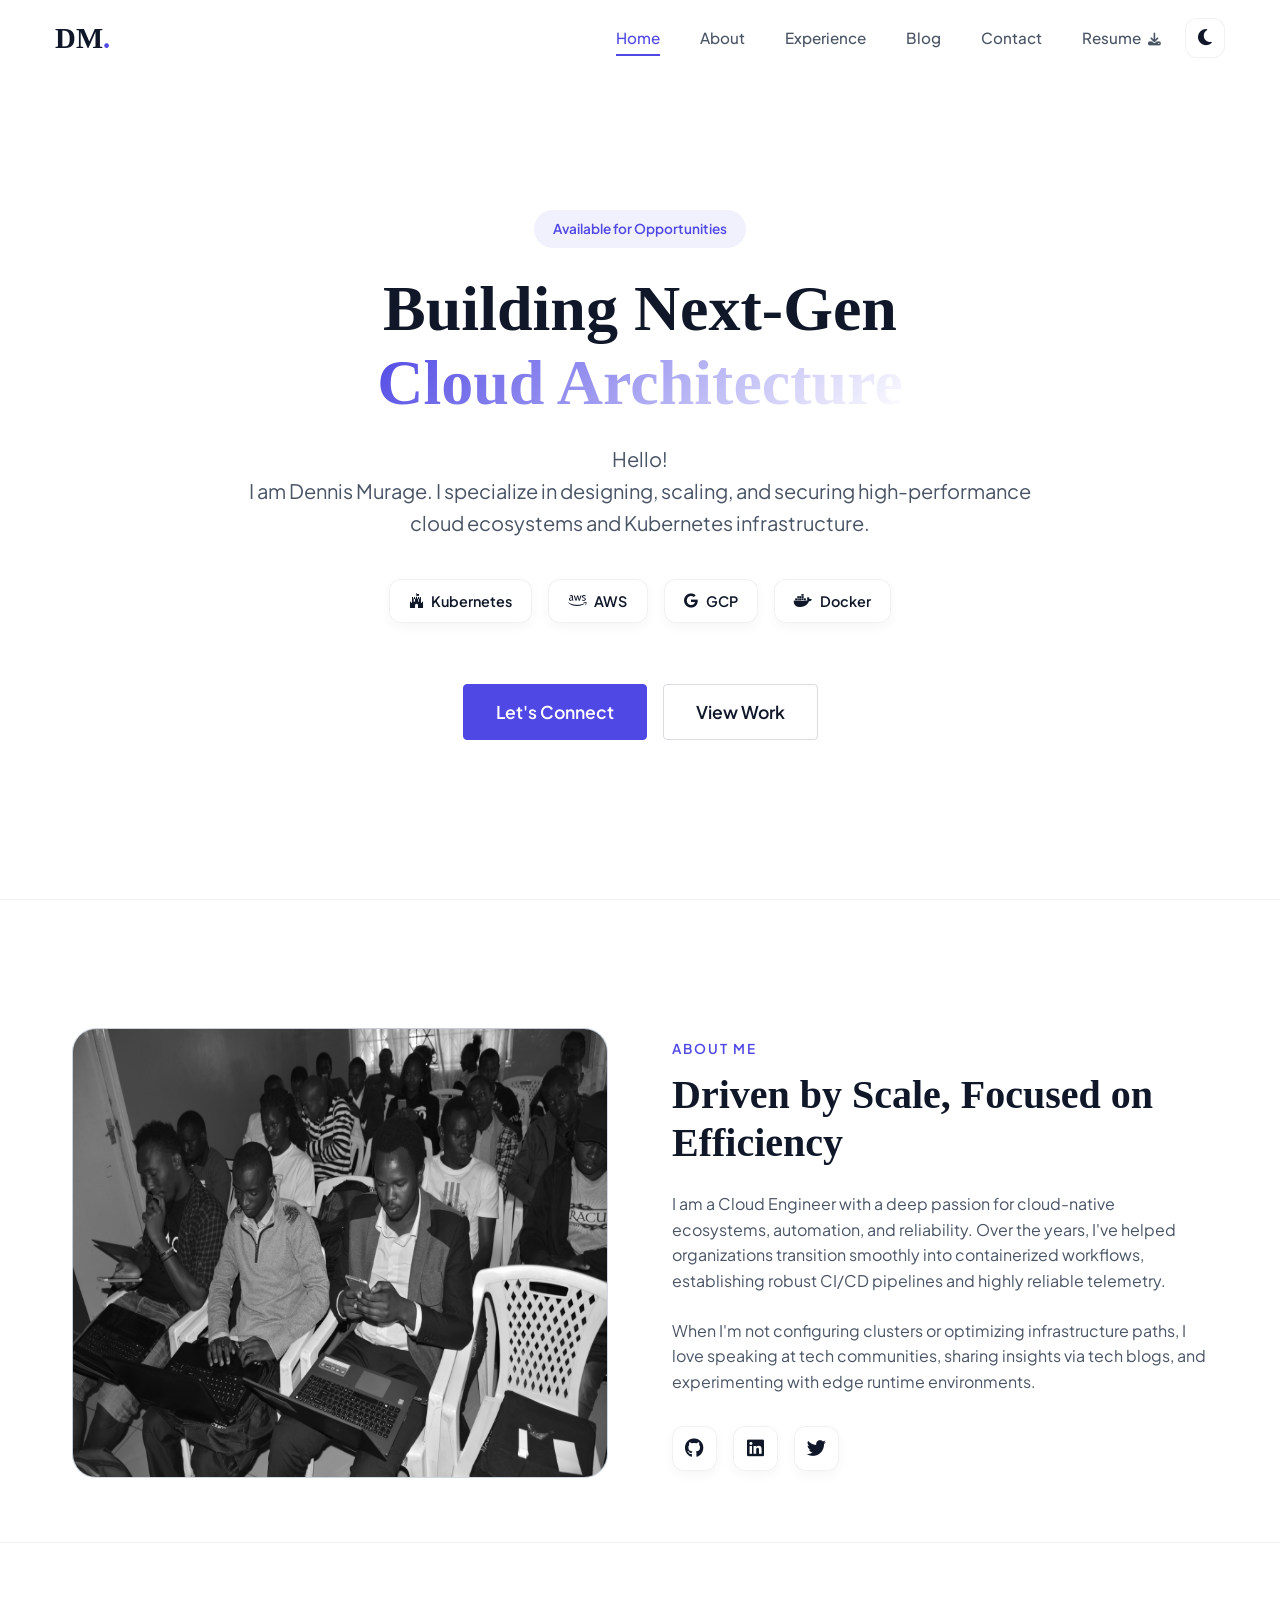
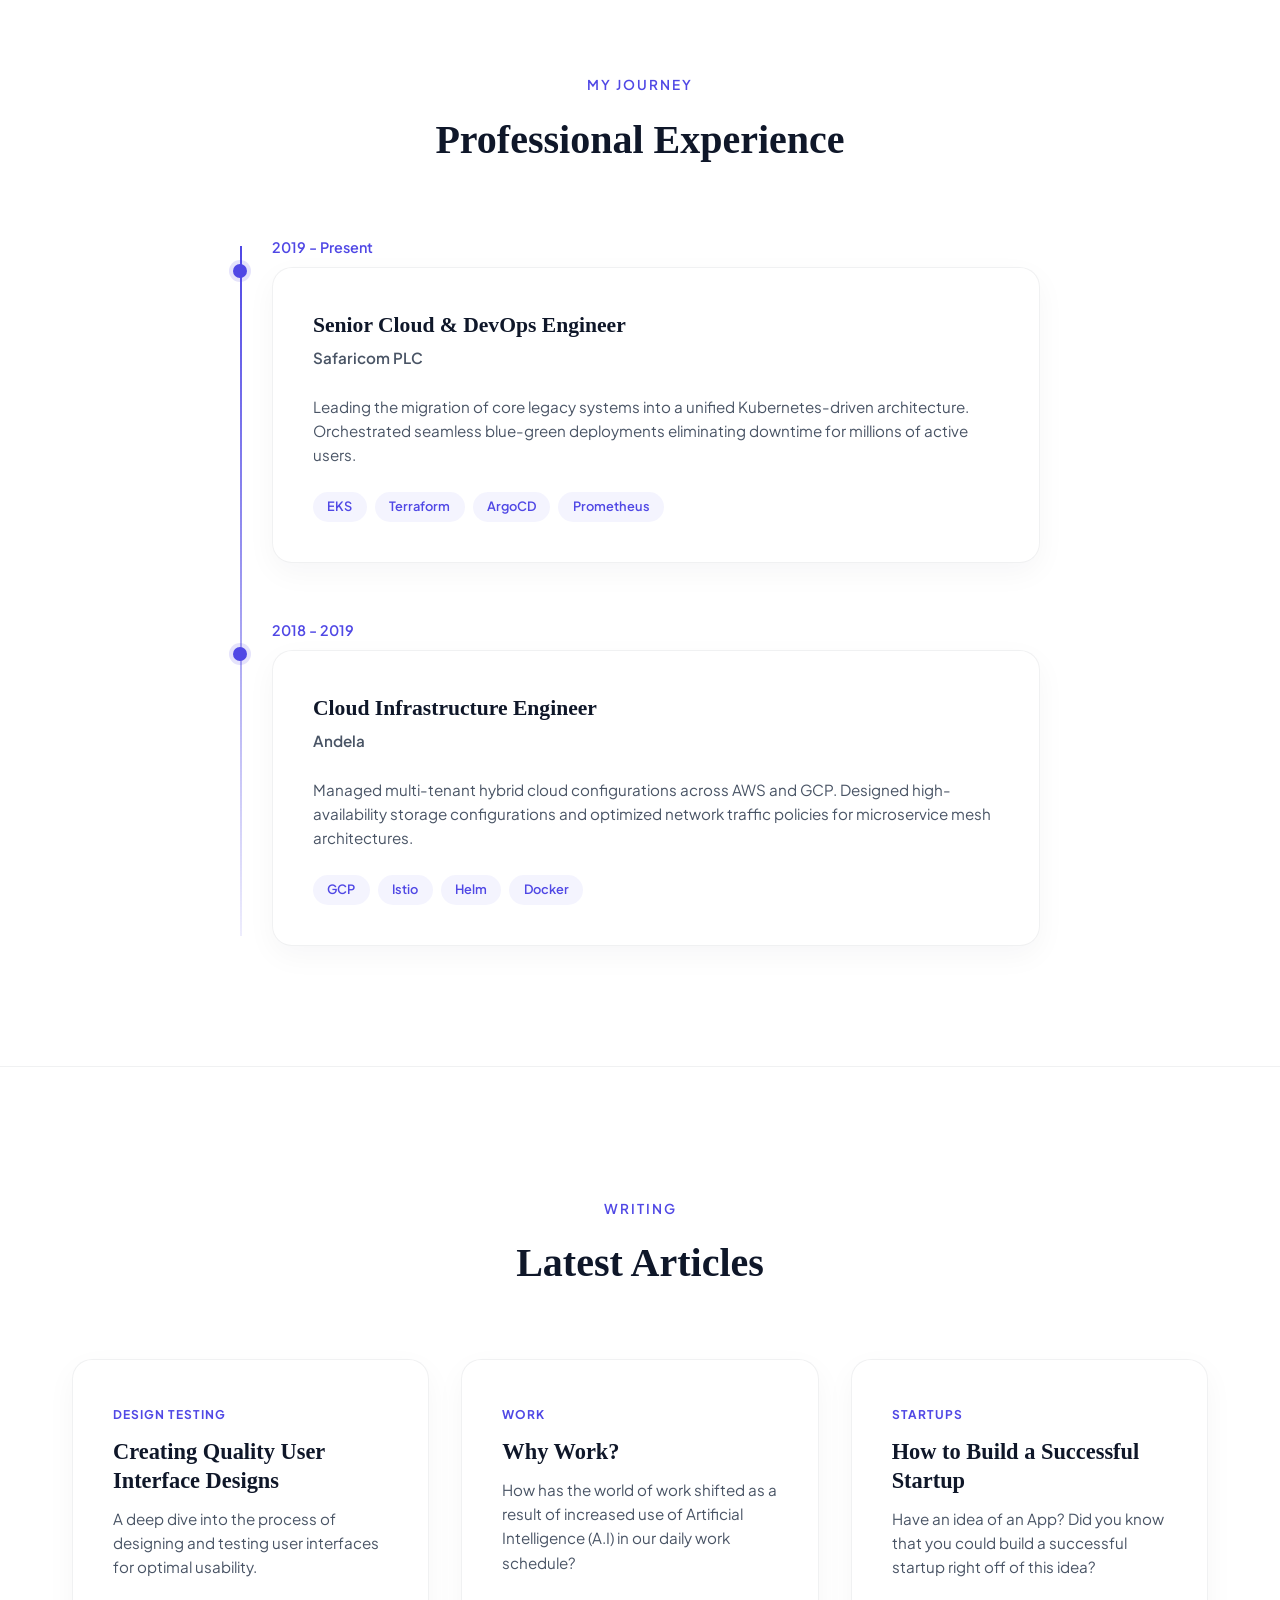
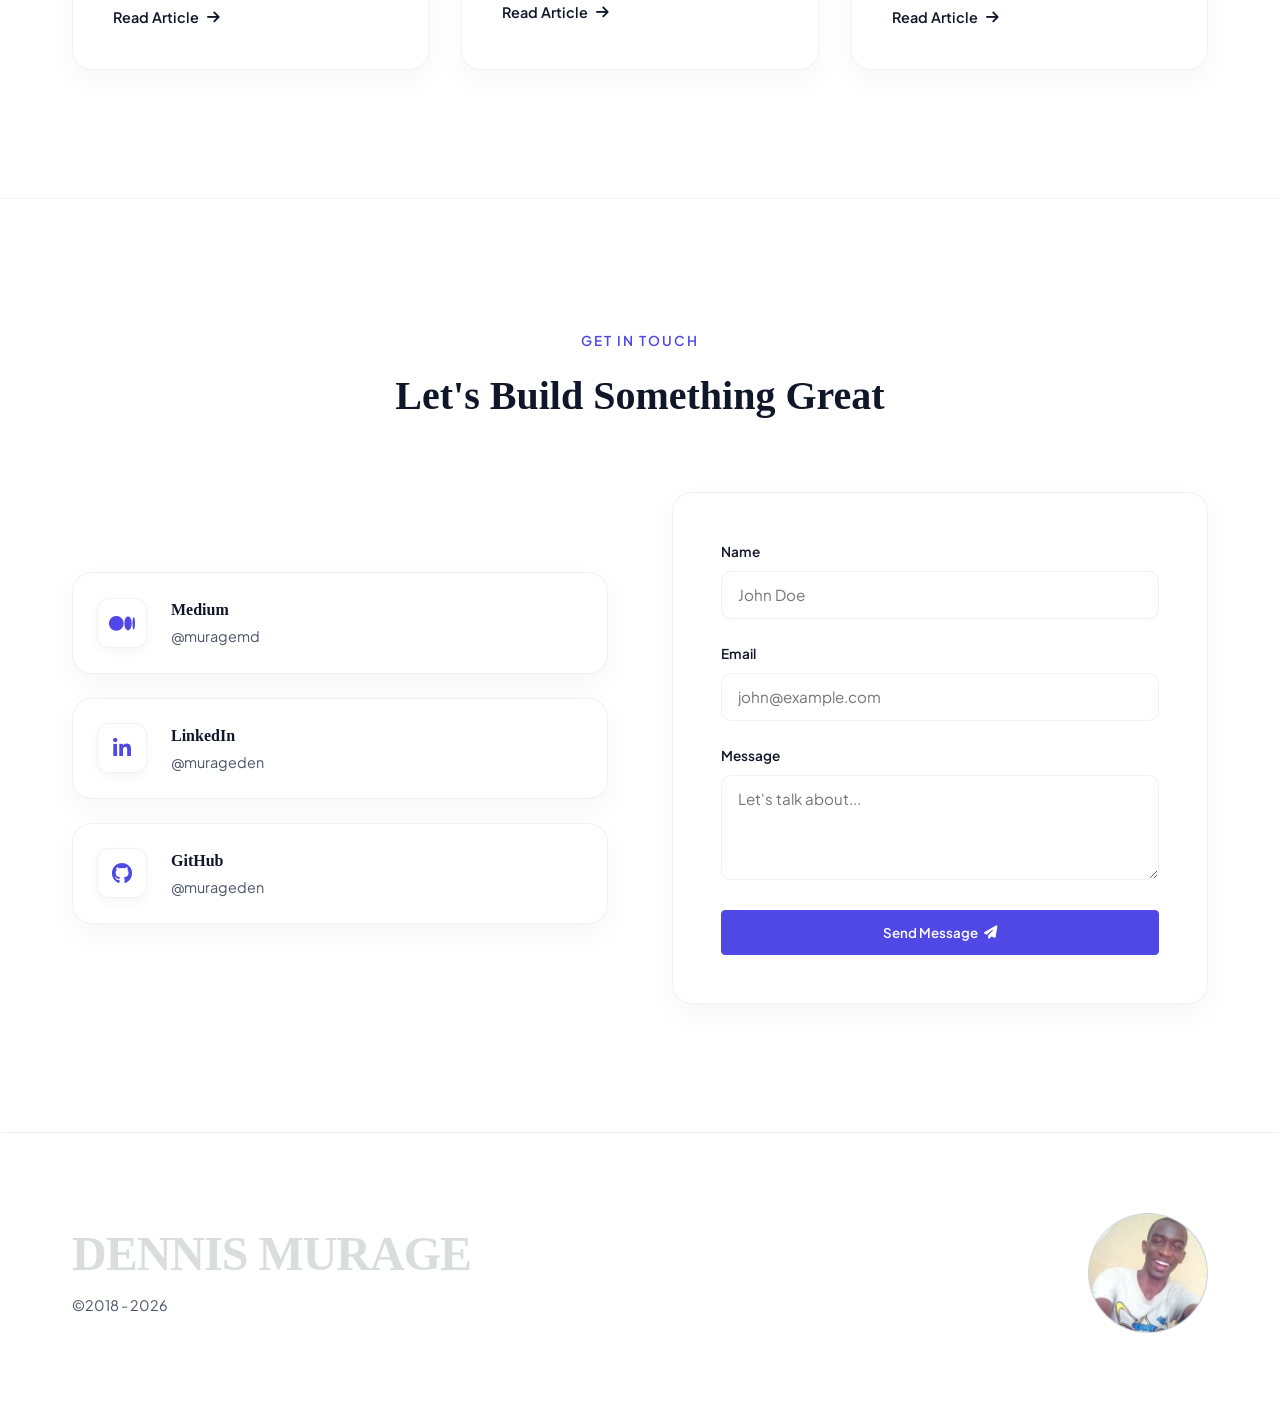
<file: index.html>
<!DOCTYPE html>
<html lang="en">

<head>
    <meta charset="UTF-8">
    <meta name="viewport" content="width=device-width, initial-scale=1.0">
    <title>Dennis Murage | Portfolio</title>
    <link rel="preconnect" href="https://fonts.googleapis.com">
    <link rel="preconnect" href="https://fonts.gstatic.com" crossorigin>
    <link rel="icon" type="image/x-icon" href="./favicon.ico">
    <link
        href="https://fonts.googleapis.com/css2?family=Outfit:wght@400;600;800&family=Plus+Jakarta+Sans:wght@400;500;600&display=swap"
        rel="stylesheet">
    <link rel="stylesheet" href="https://cdnjs.cloudflare.com/ajax/libs/font-awesome/6.4.0/css/all.min.css">
    <link rel="stylesheet" href="styles.css">
</head>

<body>

    <canvas id="splash-canvas"></canvas>

    <nav class="navbar">
        <div class="nav-container">
            <a href="#" class="logo">DM<span>.</span></a>
            <div class="nav-right-wrapper">
                <div class="nav-links" id="nav-links">
                    <a href="#hero" class="nav-item active">Home</a>
                    <a href="#about" class="nav-item">About</a>
                    <a href="#experience" class="nav-item">Experience</a>
                    <a href="#blog" class="nav-item">Blog</a>
                    <a href="#contact" class="nav-item">Contact</a>
                    <a href="assets/dennis_murage_cv.pdf" target="_blank" download="dennis_murage_cv.pdf"
                        class="nav-item nav-btn">
                        Resume <i class="fa-solid fa-download" style="font-size: 0.8rem; margin-left: 4px;"></i>
                    </a>
                </div>
                <button id="theme-toggle" class="theme-toggle-btn" aria-label="Toggle theme">
                    <i class="fa-solid fa-moon"></i>
                </button>
                <button class="menu-toggle" id="menu-toggle" aria-label="Toggle Menu">
                    <i class="fa-solid fa-bars"></i>
                </button>
            </div>
        </div>
    </nav>

    <header id="hero" class="hero-section target-section">
        <div class="hero-content reveal">
            <span class="badge">Available for Opportunities</span>
            <h1>Building Next-Gen <br><span class="text-gradient">Cloud Architecture</span></h1>
            <p class="hero-lead">Hello! <br> I am Dennis Murage. I specialize in designing, scaling, and securing
                high-performance cloud ecosystems and Kubernetes infrastructure.</p>

            <div class="tech-badges">
                <span class="tech-badge"><i class="fa-brands fa-fort-awesome"></i> Kubernetes</span>
                <span class="tech-badge"><i class="fa-brands fa-aws"></i> AWS</span>
                <span class="tech-badge"><i class="fa-brands fa-google"></i> GCP</span>
                <span class="tech-badge"><i class="fa-brands fa-docker"></i> Docker</span>
            </div>

            <div class="hero-cta">
                <a href="#contact" class="btn btn-primary">Let's Connect</a>
                <a href="#experience" class="btn btn-secondary">View Work</a>
            </div>
        </div>
    </header>

    <section id="about" class="about-section target-section">
        <div class="container grid-2 reveal">
            <div class="about-image-wrapper">
                <div class="image-placeholder main-photo">
                    <i class="fa-solid fa-microphone-lines placeholder-icon"></i>
                    <img src="assets/denno_team.jpg" alt="Dennis Murage team building" class="about-profile-img"
                        style="object-fit: fill; width: 100%;">
                </div>
            </div>
            <div class="about-text">
                <span class="section-subtitle">About Me</span>
                <h2>Driven by Scale, Focused on Efficiency</h2>
                <p>I am a Cloud Engineer with a deep passion for cloud-native ecosystems, automation, and reliability.
                    Over the years, I've helped organizations transition smoothly into containerized workflows,
                    establishing robust CI/CD pipelines and highly reliable telemetry.</p>
                <p>When I'm not configuring clusters or optimizing infrastructure paths, I love speaking at tech
                    communities, sharing insights via tech blogs, and experimenting with edge runtime environments.</p>

                <div class="social-row">
                    <a href="https://github.com/murageden" target="_blank" class="social-icon-link"><i
                            class="fa-brands fa-github"></i></a>
                    <a href="https://ke.linkedin.com/in/murageden" target="_blank" class="social-icon-link"><i
                            class="fa-brands fa-linkedin"></i></a>
                    <a href="https://x.com/d3N0_H" target="_blank" class="social-icon-link"><i
                            class="fa-brands fa-twitter"></i></a>
                </div>
            </div>
        </div>
    </section>

    <section id="experience" class="experience-section target-section">
        <div class="container reveal">
            <div class="section-header">
                <span class="section-subtitle">My Journey</span>
                <h2>Professional Experience</h2>
            </div>

            <div class="timeline">
                <div class="timeline-item">
                    <div class="timeline-dot"></div>
                    <div class="timeline-date">2019 - Present</div>
                    <div class="timeline-content glass-card">
                        <h3>Senior Cloud & DevOps Engineer</h3>
                        <p class="company-name">Safaricom PLC</p>
                        <p>Leading the migration of core legacy systems into a unified Kubernetes-driven architecture.
                            Orchestrated seamless blue-green deployments eliminating downtime for millions of active
                            users.</p>
                        <div class="skill-pills">
                            <span class="pill">EKS</span>
                            <span class="pill">Terraform</span>
                            <span class="pill">ArgoCD</span>
                            <span class="pill">Prometheus</span>
                        </div>
                    </div>
                </div>

                <div class="timeline-item">
                    <div class="timeline-dot"></div>
                    <div class="timeline-date">2018 - 2019</div>
                    <div class="timeline-content glass-card">
                        <h3>Cloud Infrastructure Engineer</h3>
                        <p class="company-name">Andela</p>
                        <p>Managed multi-tenant hybrid cloud configurations across AWS and GCP. Designed
                            high-availability storage configurations and optimized network traffic policies for
                            microservice mesh architectures.</p>
                        <div class="skill-pills">
                            <span class="pill">GCP</span>
                            <span class="pill">Istio</span>
                            <span class="pill">Helm</span>
                            <span class="pill">Docker</span>
                        </div>
                    </div>
                </div>
            </div>
        </div>
    </section>

    <section id="blog" class="blog-section target-section">
        <div class="container reveal">
            <div class="section-header">
                <span class="section-subtitle">Writing</span>
                <h2>Latest Articles</h2>
            </div>

            <div class="grid-3">
                <article class="blog-card glass-card">
                    <div class="blog-content">
                        <span class="blog-tag">Design Testing</span>
                        <h3>Creating Quality User Interface Designs</h3>
                        <p>A deep dive into the process of designing and testing user interfaces for optimal usability.
                        </p>
                        <a href="https://murageden.hashnode.dev/8-tips-for-making-uiux-testing-easier"
                            class="blog-link">Read Article <i class="fa-solid fa-arrow-right"></i></a>
                    </div>
                </article>

                <article class="blog-card glass-card">
                    <div class="blog-content">
                        <span class="blog-tag">Work</span>
                        <h3>Why Work?</h3>
                        <p>How has the world of work shifted as a result of increased use of Artificial Intelligence
                            (A.I)
                            in our daily work schedule?</p>
                        <a href="https://medium.com/@muragemd/why-work-3d68ca1de0c2" class="blog-link">Read
                            Article <i class="fa-solid fa-arrow-right"></i></a>
                    </div>
                </article>

                <article class="blog-card glass-card">
                    <div class="blog-content">
                        <span class="blog-tag">Startups</span>
                        <h3>How to Build a Successful Startup</h3>
                        <p>Have an idea of an App? Did you know that you could build a successful startup right
                            off of this idea?</p>
                        <a href="https://murageden.hashnode.dev/the-making-of-an-app" class="blog-link">Read Article <i
                                class="fa-solid fa-arrow-right"></i></a>
                    </div>
                </article>
            </div>
        </div>
    </section>

    <section id="contact" class="contact-section target-section">
        <div class="container reveal">
            <div class="section-header">
                <span class="section-subtitle">Get In Touch</span>
                <h2>Let's Build Something Great</h2>
            </div>

            <div class="grid-2">
                <div class="contact-info-grid">

                    <a href="https://medium.com/@muragemd" target="_blank" class="glass-card contact-card">
                        <div class="contact-icon"><i class="fa-brands fa-medium"></i></div>
                        <div>
                            <h4>Medium</h4>
                            <p>@muragemd</p>
                        </div>
                    </a>

                    <a href="https://ke.linkedin.com/in/murageden" target="_blank" class="glass-card contact-card">
                        <div class="contact-icon"><i class="fa-brands fa-linkedin-in"></i></div>
                        <div>
                            <h4>LinkedIn</h4>
                            <p>@murageden</p>
                        </div>
                    </a>

                    <a href="https://github.com/murageden" target="_blank" class="glass-card contact-card">
                        <div class="contact-icon"><i class="fa-brands fa-github"></i></div>
                        <div>
                            <h4>GitHub</h4>
                            <p>@murageden</p>
                        </div>
                    </a>
                </div>

                <div class="contact-form-wrapper glass-card">
                    <form class="contact-form" id="contact-form" autocomplete="on">
                        <div class="form-group">
                            <label for="name">Name</label>
                            <input type="text" name="fi-sender-fullName" id="name" required placeholder="John Doe">
                        </div>
                        <div class="form-group">
                            <label for="email">Email</label>
                            <input type="email" name="fi-sender-email" id="email" required
                                placeholder="john@example.com">
                        </div>
                        <div class="form-group">
                            <label for="message">Message</label>
                            <textarea name="fi-text-message" id="message" rows="4" required
                                placeholder="Let's talk about..."></textarea>
                        </div>
                        <p id="form-result"></p>
                        <button type="submit" id="btnSubmit" class="btn btn-primary btn-full">
                            Send Message <i class="fa-solid fa-paper-plane" style="margin-left: 6px;"></i>
                        </button>
                    </form>
                </div>
            </div>
        </div>
    </section>

    <footer class="footer">
        <div class="container footer-grid">
            <div class="footer-left">
                <h2 class="footer-logo-huge">DENNIS MURAGE</h2>
                <p class="footer-credit">&copy;2018 - 2026</p>
            </div>
            <div class="footer-right">
                <div class="image-placeholder footer-photo">
                    <i class="fa-solid fa-camera placeholder-icon"></i>
                    <img src="assets/dennis.jpg" alt="Dennis Murage" class="footer-profile-img">
                </div>
            </div>
        </div>
    </footer>

    <script src="splash.js"></script>
    <script src="app.js"></script>
    <script src="https://forminit.com/sdk/v1/forminit.js"></script>
    <script>
        const forminit = new Forminit();

        document.getElementById('contact-form').addEventListener('submit', async (e) => {
            e.preventDefault();

            const formData = new FormData(e.target);
            const { data, error } = await forminit.submit('1oh8svyucqd', formData);

            if (error) {
                document.getElementById('form-result').textContent = error.message;
                return;
            }

            document.getElementById('form-result').textContent = 'Message sent!';
            e.target.reset();
        });
    </script>
</body>

</html>
</file>
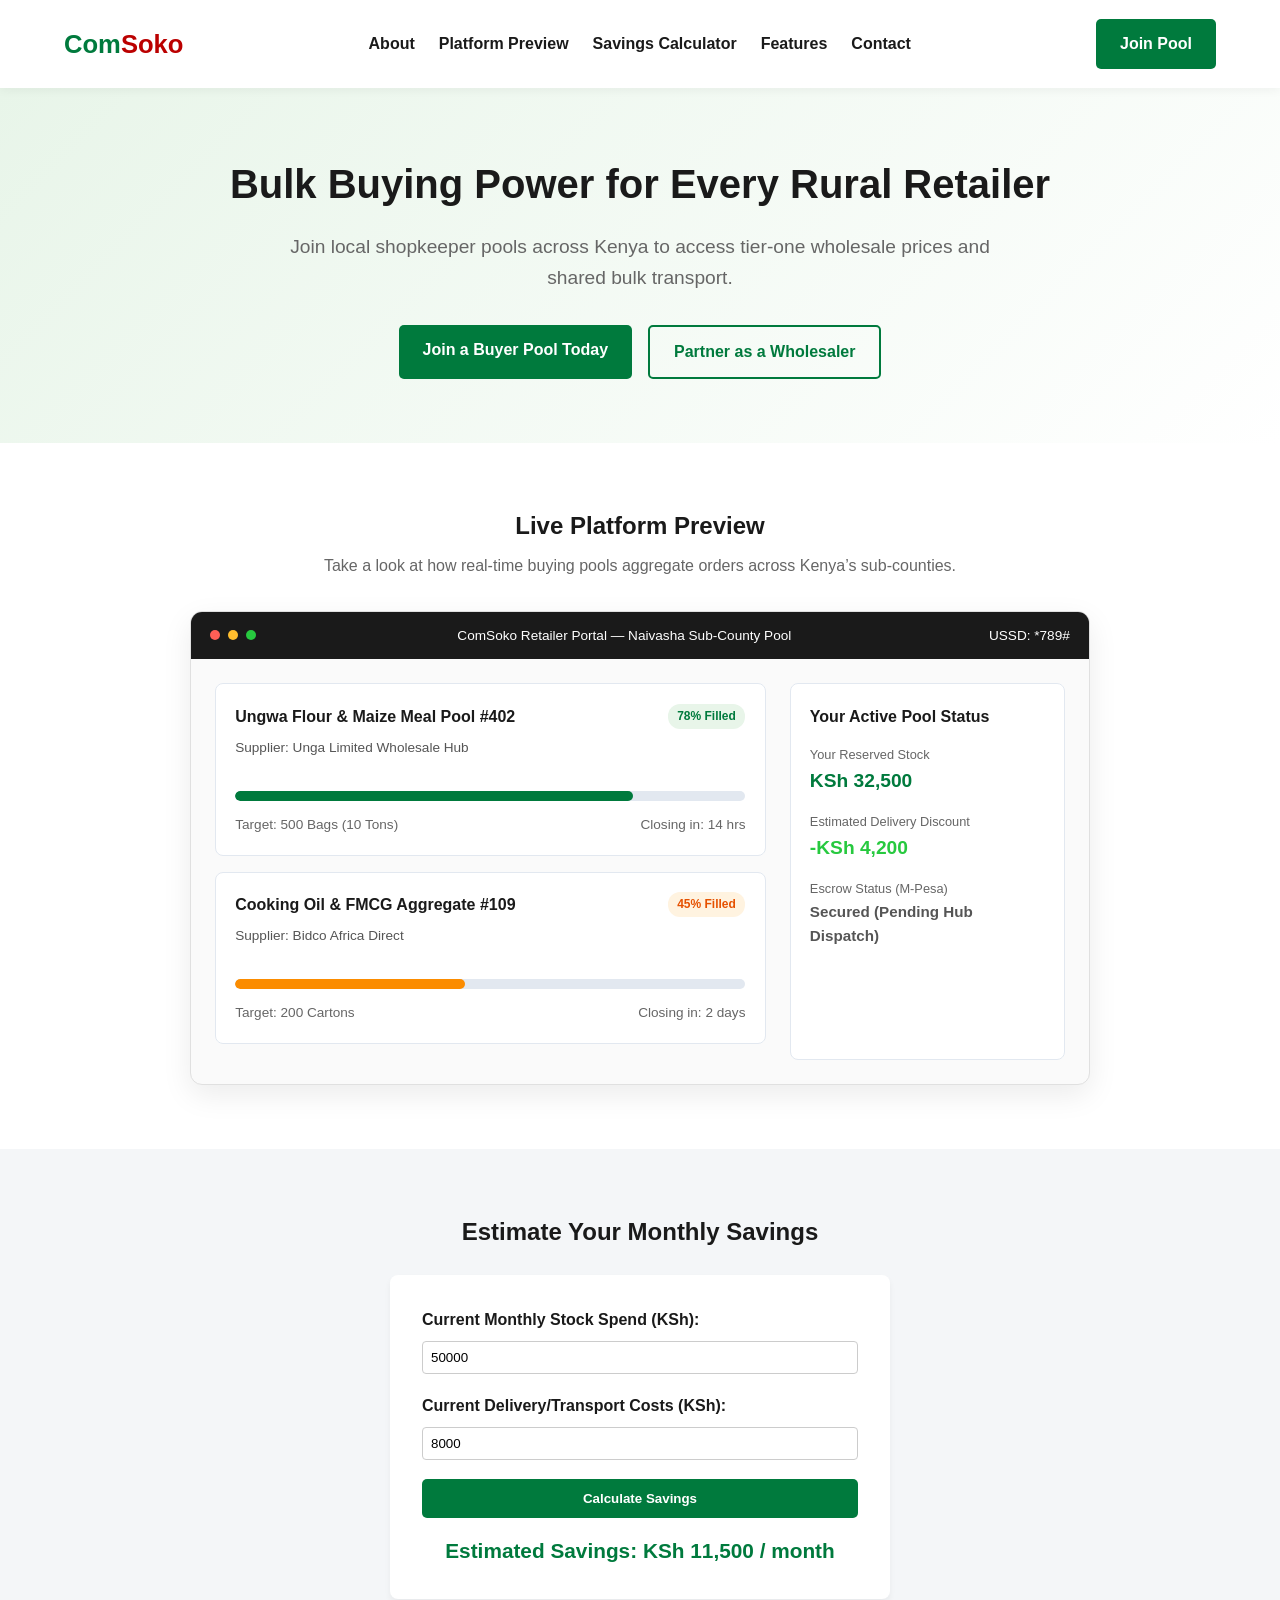
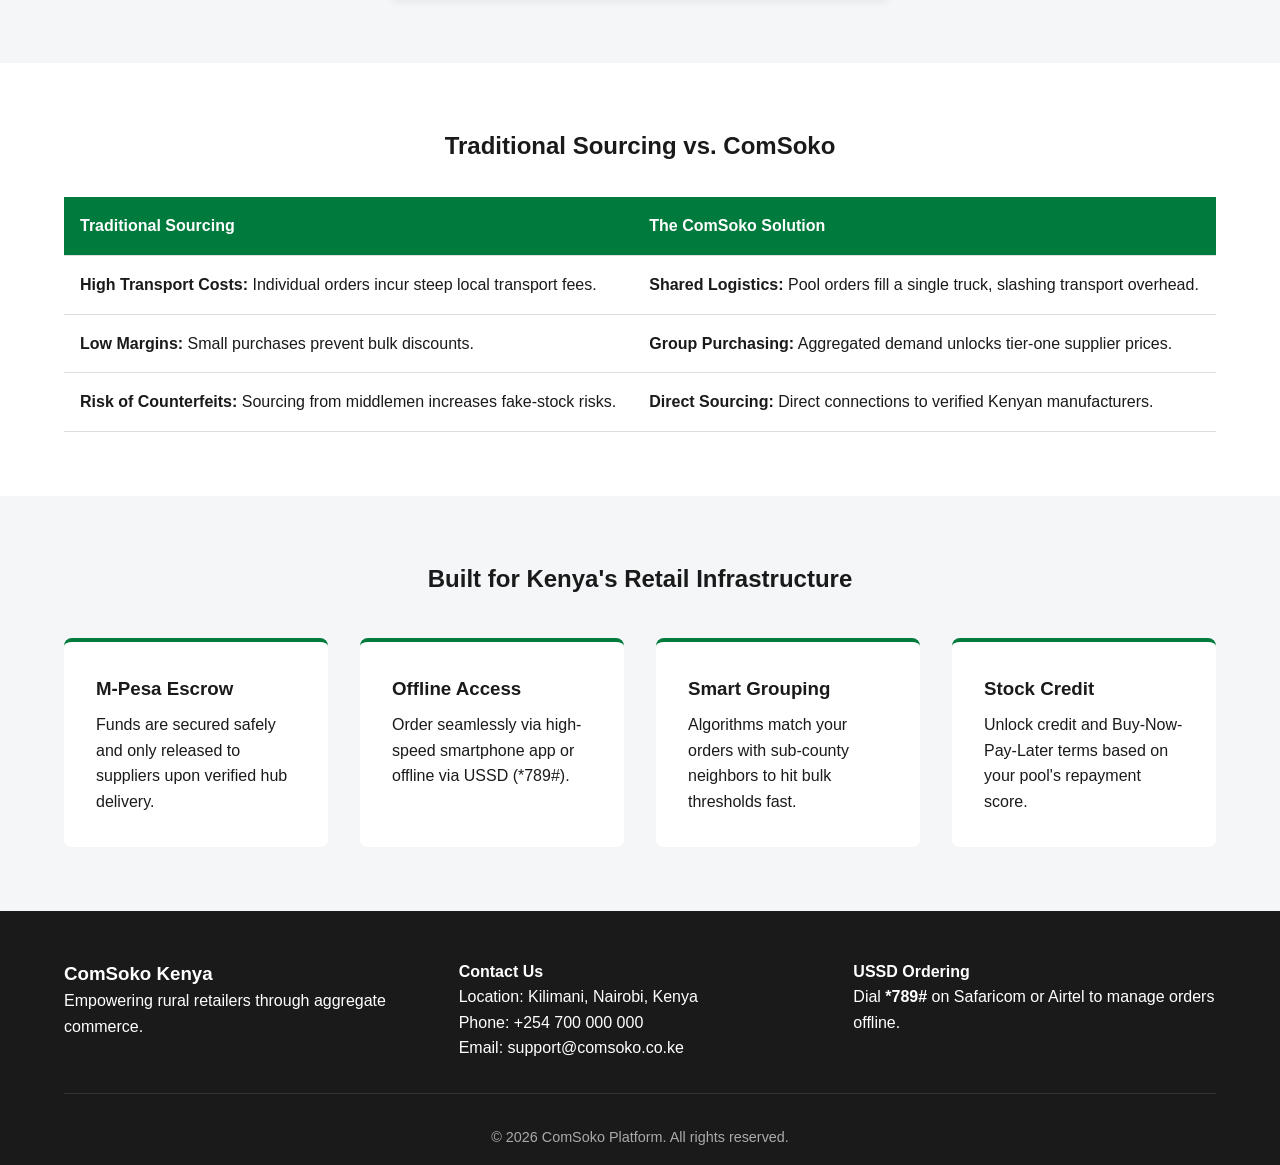
<file: comsoko/index.html>
<!DOCTYPE html>
<html lang="en">

<head>
    <meta charset="UTF-8">
    <meta name="viewport" content="width=device-width, initial-scale=1.0">
    <title>ComSoko - Bulk Buying Power for Rural Retailers</title>
    <style>
        :root {
            --primary: #007A3D;
            /* Kenyan Flag Green */
            --secondary: #BB0000;
            /* Kenyan Flag Red */
            --dark: #1A1A1A;
            --light: #F4F6F8;
            --white: #FFFFFF;
            --gray: #666666;
        }

        * {
            box-sizing: border-box;
            margin: 0;
            padding: 0;
            font-family: 'Segoe UI', Tahoma, Geneva, Verdana, sans-serif;
        }

        body {
            color: var(--dark);
            background-color: var(--white);
            line-height: 1.6;
        }

        /* Navigation */
        nav {
            display: flex;
            justify-content: space-between;
            align-items: center;
            padding: 1.2rem 5%;
            background: var(--white);
            box-shadow: 0 2px 10px rgba(0, 0, 0, 0.05);
            position: sticky;
            top: 0;
            z-index: 1000;
        }

        .logo {
            font-size: 1.6rem;
            font-weight: 800;
            color: var(--primary);
        }

        .logo span {
            color: var(--secondary);
        }

        .nav-links {
            display: flex;
            list-style: none;
            gap: 1.5rem;
        }

        .nav-links a {
            text-decoration: none;
            color: var(--dark);
            font-weight: 600;
        }

        /* Buttons */
        .btn {
            padding: 0.75rem 1.5rem;
            border-radius: 5px;
            text-decoration: none;
            font-weight: 700;
            display: inline-block;
            cursor: pointer;
            border: none;
        }

        .btn-primary {
            background-color: var(--primary);
            color: var(--white);
        }

        .btn-secondary {
            background-color: transparent;
            color: var(--primary);
            border: 2px solid var(--primary);
        }

        /* Hero Section */
        .hero {
            padding: 4rem 5%;
            background: linear-gradient(135deg, #E8F5E9 0%, #FFFFFF 100%);
            text-align: center;
        }

        .hero h1 {
            font-size: 2.5rem;
            margin-bottom: 1rem;
            color: var(--dark);
        }

        .hero p {
            font-size: 1.2rem;
            color: var(--gray);
            max-width: 700px;
            margin: 0 auto 2rem auto;
        }

        .hero-ctas {
            display: flex;
            justify-content: center;
            gap: 1rem;
        }

        /* Live Preview / App Interface Demo */
        .preview-section {
            padding: 4rem 5%;
            background: var(--white);
            text-align: center;
        }

        .preview-section h2 {
            margin-bottom: 0.5rem;
        }

        .preview-section p {
            color: var(--gray);
            margin-bottom: 2rem;
        }

        .dashboard-mockup {
            max-width: 900px;
            margin: 0 auto;
            border: 1px solid #E0E0E0;
            border-radius: 12px;
            box-shadow: 0 10px 30px rgba(0, 0, 0, 0.08);
            overflow: hidden;
            background: #FAFAFA;
            text-align: left;
        }

        .mockup-header {
            background: var(--dark);
            color: var(--white);
            padding: 0.8rem 1.2rem;
            display: flex;
            justify-content: space-between;
            align-items: center;
            font-size: 0.85rem;
        }

        .mockup-dots span {
            display: inline-block;
            width: 10px;
            height: 10px;
            border-radius: 50%;
            margin-right: 4px;
        }

        .dot-red {
            background: #FF5F56;
        }

        .dot-yellow {
            background: #FFBD2E;
        }

        .dot-green {
            background: #27C93F;
        }

        .mockup-body {
            padding: 1.5rem;
            display: grid;
            grid-template-columns: 2fr 1fr;
            gap: 1.5rem;
        }

        .pool-card {
            background: var(--white);
            border: 1px solid #E2E8F0;
            border-radius: 8px;
            padding: 1.2rem;
            margin-bottom: 1rem;
        }

        .pool-header {
            display: flex;
            justify-content: space-between;
            margin-bottom: 0.5rem;
        }

        .pool-title {
            font-weight: 700;
            color: var(--dark);
        }

        .pool-badge {
            background: #E8F5E9;
            color: var(--primary);
            padding: 0.2rem 0.6rem;
            border-radius: 12px;
            font-size: 0.75rem;
            font-weight: 700;
        }

        .progress-bar-bg {
            background: #E2E8F0;
            height: 10px;
            border-radius: 5px;
            overflow: hidden;
            margin: 0.8rem 0;
        }

        .progress-bar-fill {
            background: var(--primary);
            height: 100%;
            width: 78%;
            border-radius: 5px;
        }

        .pool-stats {
            display: flex;
            justify-content: space-between;
            font-size: 0.85rem;
            color: var(--gray);
        }

        .side-panel {
            background: var(--white);
            border: 1px solid #E2E8F0;
            border-radius: 8px;
            padding: 1.2rem;
        }

        .side-panel h4 {
            margin-bottom: 1rem;
            font-size: 1rem;
            color: var(--dark);
        }

        .stat-item {
            margin-bottom: 1rem;
        }

        .stat-label {
            font-size: 0.8rem;
            color: var(--gray);
        }

        .stat-value {
            font-size: 1.2rem;
            font-weight: 700;
            color: var(--primary);
        }

        /* Interactive Calculator */
        .calculator-section {
            padding: 4rem 5%;
            background: var(--light);
            text-align: center;
        }

        .calc-card {
            background: var(--white);
            max-width: 500px;
            margin: 1.5rem auto 0 auto;
            padding: 2rem;
            border-radius: 8px;
            box-shadow: 0 4px 6px rgba(0, 0, 0, 0.05);
        }

        .calc-group {
            margin-bottom: 1.2rem;
            text-align: left;
        }

        .calc-group label {
            display: block;
            margin-bottom: 0.5rem;
            font-weight: 600;
        }

        .calc-group input {
            width: 100%;
            padding: 0.5rem;
            border: 1px solid #ccc;
            border-radius: 4px;
        }

        .calc-result {
            font-size: 1.3rem;
            font-weight: bold;
            color: var(--primary);
            margin-top: 1rem;
        }

        /* Comparison Table */
        .comparison {
            padding: 4rem 5%;
        }

        .comparison h2 {
            text-align: center;
            margin-bottom: 2rem;
        }

        table {
            width: 100%;
            border-collapse: collapse;
            margin-top: 1rem;
        }

        th,
        td {
            padding: 1rem;
            text-align: left;
            border-bottom: 1px solid #ddd;
        }

        th {
            background-color: var(--primary);
            color: var(--white);
        }

        /* Features Grid */
        .features {
            padding: 4rem 5%;
            background: var(--light);
        }

        .features h2 {
            text-align: center;
            margin-bottom: 2.5rem;
        }

        .grid {
            display: grid;
            grid-template-columns: repeat(auto-fit, minmax(250px, 1fr));
            gap: 2rem;
        }

        .card {
            background: var(--white);
            padding: 2rem;
            border-radius: 8px;
            border-top: 4px solid var(--primary);
        }

        .card h3 {
            margin-bottom: 0.5rem;
        }

        /* Footer */
        footer {
            background: var(--dark);
            color: var(--white);
            padding: 3rem 5% 1rem 5%;
        }

        .footer-content {
            display: grid;
            grid-template-columns: repeat(auto-fit, minmax(200px, 1fr));
            gap: 2rem;
            margin-bottom: 2rem;
        }

        .footer-bottom {
            text-align: center;
            padding-top: 2rem;
            border-top: 1px solid #333;
            font-size: 0.9rem;
            color: #aaa;
        }

        /* Responsive Layout Adjustments */
        @media (max-width: 768px) {
            .nav-links {
                display: none;
            }

            .hero h1 {
                font-size: 1.8rem;
            }

            .hero-ctas {
                flex-direction: column;
            }

            .mockup-body {
                grid-template-columns: 1fr;
            }
        }
    </style>
</head>

<body>

    <nav>
        <div class="logo">Com<span>Soko</span></div>
        <ul class="nav-links">
            <li><a href="#about">About</a></li>
            <li><a href="#preview">Platform Preview</a></li>
            <li><a href="#calculator">Savings Calculator</a></li>
            <li><a href="#features">Features</a></li>
            <li><a href="#contact">Contact</a></li>
        </ul>
        <a href="https://murageden.github.io/#contact" class="btn btn-primary">Join Pool</a>
    </nav>

    <section class="hero">
        <h1>Bulk Buying Power for Every Rural Retailer</h1>
        <p>Join local shopkeeper pools across Kenya to access tier-one wholesale prices and shared bulk transport.</p>
        <div class="hero-ctas">
            <a href="https://murageden.github.io/#contact" class="btn btn-primary">Join a Buyer Pool Today</a>
            <a href="https://murageden.github.io/#contact" class="btn btn-secondary">Partner as a Wholesaler</a>
        </div>
    </section>

    <section class="preview-section" id="preview">
        <h2>Live Platform Preview</h2>
        <p>Take a look at how real-time buying pools aggregate orders across Kenya’s sub-counties.</p>

        <div class="dashboard-mockup">
            <div class="mockup-header">
                <div class="mockup-dots">
                    <span class="dot-red"></span>
                    <span class="dot-yellow"></span>
                    <span class="dot-green"></span>
                </div>
                <div>ComSoko Retailer Portal — Naivasha Sub-County Pool</div>
                <div>USSD: *789#</div>
            </div>
            <div class="mockup-body">
                <div>
                    <div class="pool-card">
                        <div class="pool-header">
                            <span class="pool-title">Ungwa Flour & Maize Meal Pool #402</span>
                            <span class="pool-badge">78% Filled</span>
                        </div>
                        <p style="font-size: 0.85rem; color: #555;">Supplier: Unga Limited Wholesale Hub</p>
                        <div class="progress-bar-bg">
                            <div class="progress-bar-fill"></div>
                        </div>
                        <div class="pool-stats">
                            <span>Target: 500 Bags (10 Tons)</span>
                            <span>Closing in: 14 hrs</span>
                        </div>
                    </div>
                    <div class="pool-card">
                        <div class="pool-header">
                            <span class="pool-title">Cooking Oil & FMCG Aggregate #109</span>
                            <span class="pool-badge" style="background: #FFF3E0; color: #E65100;">45% Filled</span>
                        </div>
                        <p style="font-size: 0.85rem; color: #555;">Supplier: Bidco Africa Direct</p>
                        <div class="progress-bar-bg">
                            <div class="progress-bar-fill" style="width: 45%; background: #FB8C00;"></div>
                        </div>
                        <div class="pool-stats">
                            <span>Target: 200 Cartons</span>
                            <span>Closing in: 2 days</span>
                        </div>
                    </div>
                </div>
                <div class="side-panel">
                    <h4>Your Active Pool Status</h4>
                    <div class="stat-item">
                        <div class="stat-label">Your Reserved Stock</div>
                        <div class="stat-value">KSh 32,500</div>
                    </div>
                    <div class="stat-item">
                        <div class="stat-label">Estimated Delivery Discount</div>
                        <div class="stat-value" style="color: #27C93F;">-KSh 4,200</div>
                    </div>
                    <div class="stat-item">
                        <div class="stat-label">Escrow Status (M-Pesa)</div>
                        <div class="stat-value" style="font-size: 0.95rem; color: #555;">Secured (Pending Hub Dispatch)
                        </div>
                    </div>
                </div>
            </div>
        </div>
    </section>

    <section class="calculator-section" id="calculator">
        <h2>Estimate Your Monthly Savings</h2>
        <div class="calc-card">
            <div class="calc-group">
                <label for="monthlySpend">Current Monthly Stock Spend (KSh):</label>
                <input type="number" id="monthlySpend" value="50000" step="5000">
            </div>
            <div class="calc-group">
                <label for="transportCost">Current Delivery/Transport Costs (KSh):</label>
                <input type="number" id="transportCost" value="8000" step="1000">
            </div>
            <button class="btn btn-primary" style="width: 100%;" onclick="calculateSavings()">Calculate Savings</button>
            <div class="calc-result" id="result">
                Estimated Savings: KSh 11,500 / month
            </div>
        </div>
    </section>

    <section class="comparison" id="about">
        <h2>Traditional Sourcing vs. ComSoko</h2>
        <table>
            <thead>
                <tr>
                    <th>Traditional Sourcing</th>
                    <th>The ComSoko Solution</th>
                </tr>
            </thead>
            <tbody>
                <tr>
                    <td><strong>High Transport Costs:</strong> Individual orders incur steep local transport fees.</td>
                    <td><strong>Shared Logistics:</strong> Pool orders fill a single truck, slashing transport overhead.
                    </td>
                </tr>
                <tr>
                    <td><strong>Low Margins:</strong> Small purchases prevent bulk discounts.</td>
                    <td><strong>Group Purchasing:</strong> Aggregated demand unlocks tier-one supplier prices.</td>
                </tr>
                <tr>
                    <td><strong>Risk of Counterfeits:</strong> Sourcing from middlemen increases fake-stock risks.</td>
                    <td><strong>Direct Sourcing:</strong> Direct connections to verified Kenyan manufacturers.</td>
                </tr>
            </tbody>
        </table>
    </section>

    <section class="features" id="features">
        <h2>Built for Kenya's Retail Infrastructure</h2>
        <div class="grid">
            <div class="card">
                <h3>M-Pesa Escrow</h3>
                <p>Funds are secured safely and only released to suppliers upon verified hub delivery.</p>
            </div>
            <div class="card">
                <h3>Offline Access</h3>
                <p>Order seamlessly via high-speed smartphone app or offline via USSD (*789#).</p>
            </div>
            <div class="card">
                <h3>Smart Grouping</h3>
                <p>Algorithms match your orders with sub-county neighbors to hit bulk thresholds fast.</p>
            </div>
            <div class="card">
                <h3>Stock Credit</h3>
                <p>Unlock credit and Buy-Now-Pay-Later terms based on your pool's repayment score.</p>
            </div>
        </div>
    </section>

    <footer id="contact">
        <div class="footer-content">
            <div>
                <h3>ComSoko Kenya</h3>
                <p>Empowering rural retailers through aggregate commerce.</p>
            </div>
            <div>
                <h4>Contact Us</h4>
                <p>Location: Kilimani, Nairobi, Kenya</p>
                <p>Phone: +254 700 000 000</p>
                <p>Email: support@comsoko.co.ke</p>
            </div>
            <div>
                <h4>USSD Ordering</h4>
                <p>Dial <strong>*789#</strong> on Safaricom or Airtel to manage orders offline.</p>
            </div>
        </div>
        <div class="footer-bottom">
            &copy; 2026 ComSoko Platform. All rights reserved.
        </div>
    </footer>

    <script>
        function calculateSavings() {
            const spend = parseFloat(document.getElementById('monthlySpend').value) || 0;
            const transport = parseFloat(document.getElementById('transportCost').value) || 0;

            // Assumptions: 15% savings on bulk wholesale stock + 50% savings on shared transport
            const stockSavings = spend * 0.15;
            const transportSavings = transport * 0.50;
            const totalSavings = stockSavings + transportSavings;

            document.getElementById('result').innerText =
                'Estimated Savings: KSh ' + totalSavings.toLocaleString() + ' / month';
        }
    </script>
</body>

</html>
</file>
<file: styles.css>
/* Color Palette System & Variables */
:root {
    /* Default Light Mode Settings */
    --bg-warm-white: HSL(100%, 100%, 100%);
    /* #faf9f6 */
    --primary-indigo: HSL(243, 75%, 59%);
    /* #4f46e5 */
    --primary-indigo-light: HSL(243, 75%, 70%);
    --text-deep-slate: HSL(222, 47%, 11%);
    /* #0f172a */
    --text-muted-slate: HSL(215, 16%, 34%);
    /* #475569 */

    --glass-bg: rgba(255, 255, 255, 0.45);
    --glass-border: rgba(15, 23, 42, 0.06);
    --glass-shadow: rgba(15, 23, 42, 0.04);

    --card-hover-bg: rgba(255, 255, 255, 0.7);
    --input-bg: #ffffff;
    --nav-bg: rgba(255, 255, 255, 0.7);
    --badge-bg: rgba(79, 70, 229, 0.08);

    --font-heading: 'Times New Roman', 'Outfit', sans-serif;
    --font-body: 'Montserrat', 'Plus Jakarta Sans', sans-serif;
    --transition-smooth: all 0.4s cubic-bezier(0.16, 1, 0.3, 1);
}

/* Dark Mode Configuration Rule */
[data-theme="dark"] {
    --bg-warm-white: HSL(222, 47%, 11%);
    /* #0f172a Deep Charcoal Base */
    --text-deep-slate: HSL(40, 20%, 97%);
    /* High Contrast Typography */
    --text-muted-slate: HSL(215, 16%, 70%);
    /* Optimized Reading Grey */

    --glass-bg: rgba(30, 41, 59, 0.45);
    --glass-border: rgba(255, 255, 255, 0.08);
    --glass-shadow: rgba(0, 0, 0, 0.25);

    --card-hover-bg: rgba(30, 41, 59, 0.7);
    --input-bg: HSL(223, 47%, 15%);
    --nav-bg: rgba(15, 23, 42, 0.7);
    --badge-bg: rgba(129, 140, 248, 0.15);
}

/* Reset Base Rules */
* {
    box-sizing: border-box;
    margin: 0;
    padding: 0;
}

html {
    scroll-behavior: smooth;
    overflow-x: hidden;
}

body {
    background-color: var(--bg-warm-white);
    color: var(--text-deep-slate);
    font-family: var(--font-body);
    line-height: 1.6;
    overflow: auto;
    position: relative;
    transition: background-color 0.5s ease, color 0.3s ease;
}

/* Interactive Canvas Layer */
#splash-canvas {
    position: fixed;
    top: 0;
    left: 0;
    width: 100vw;
    height: 100vh;
    z-index: -1;
    pointer-events: none;
}

/* Reusable Layout Containers */
.container {
    width: 100%;
    max-width: 1200px;
    margin: 0 auto;
    padding: 0 2rem;
}

.grid-2 {
    display: grid;
    grid-template-columns: repeat(auto-fit, minmax(320px, 1fr));
    gap: 4rem;
    align-items: center;
}

.grid-3 {
    display: grid;
    grid-template-columns: repeat(auto-fit, minmax(300px, 1fr));
    gap: 2rem;
}

/* Glassmorphism Cards */
.glass-card {
    background: var(--glass-bg);
    backdrop-filter: blur(12px);
    -webkit-backdrop-filter: blur(12px);
    border: 1px solid var(--glass-border);
    border-radius: 20px;
    padding: 2.5rem;
    box-shadow: 0 10px 30px var(--glass-shadow);
    transition: var(--transition-smooth), background 0.5s ease;
}

.glass-card:hover {
    transform: translateY(-5px);
    background: var(--card-hover-bg);
    border-color: rgba(79, 70, 229, 0.2);
    box-shadow: 0 20px 40px rgba(79, 70, 229, 0.06);
}

/* Navigation Layout Controls */
.navbar {
    position: fixed;
    top: 0;
    left: 0;
    width: 100%;
    z-index: 100;
    background: var(--nav-bg);
    backdrop-filter: blur(20px);
    -webkit-backdrop-filter: blur(20px);
    border-bottom: 1px solid transparent;
    transition: background 0.5s ease;
}

.navbar.scrolled {
    background: var(--nav-bg);
    box-shadow: 0 4px 12px var(--glass-shadow);
    border-bottom: 1px solid var(--glass-border);
}

.nav-container {
    max-width: 1200px;
    margin: 0 auto;
    padding: 0.945rem;
    display: flex;
    justify-content: space-between;
    align-items: center;
}

.logo {
    font-family: var(--font-heading);
    font-weight: 800;
    font-size: 1.8rem;
    color: var(--text-deep-slate);
    text-decoration: none;
}

.logo span {
    color: var(--primary-indigo);
}

.nav-right-wrapper {
    display: flex;
    align-items: center;
    gap: 1.5rem;
}

.nav-links {
    display: flex;
    gap: 2.5rem;
}

.nav-item {
    text-decoration: none;
    color: var(--text-muted-slate);
    font-weight: 500;
    font-size: 0.95rem;
    position: relative;
    transition: var(--transition-smooth);
}

.nav-item:hover,
.nav-item.active {
    color: var(--primary-indigo);
}

.nav-item::after {
    content: '';
    position: absolute;
    bottom: -6px;
    left: 0;
    width: 0;
    height: 2px;
    background: var(--primary-indigo);
    transition: var(--transition-smooth);
}

.nav-item.active::after,
.nav-item:hover::after {
    width: 100%;
}

/* Theme Toggle Button Styling */
.theme-toggle-btn {
    background: none;
    border: none;
    font-size: 1.15rem;
    color: var(--text-deep-slate);
    cursor: pointer;
    width: 40px;
    height: 40px;
    border-radius: 12px;
    display: flex;
    align-items: center;
    justify-content: center;
    transition: var(--transition-smooth);
    border: 1px solid var(--glass-border);
    background: var(--glass-bg);
}

.theme-toggle-btn:hover {
    background: var(--primary-indigo);
    color: white;
    transform: scale(1.05);
}

.menu-toggle {
    display: none;
    background: none;
    border: none;
    font-size: 1.5rem;
    color: var(--text-deep-slate);
    cursor: pointer;
}

/* Typography Elements */
h1,
h2,
h3,
h4 {
    font-family: var(--font-heading);
    color: var(--text-deep-slate);
    font-weight: 800;
}

.text-gradient {
    background: linear-gradient(135deg, var(--primary-indigo), #ffffff);
    -webkit-background-clip: text;
    -webkit-text-fill-color: transparent;
}

.section-subtitle {
    display: inline-block;
    font-size: 0.85rem;
    text-transform: uppercase;
    letter-spacing: 2px;
    color: var(--primary-indigo);
    font-weight: 600;
    margin-bottom: 0.75rem;
}

.section-header {
    margin-bottom: 4rem;
    text-align: center;
}

.section-header h2 {
    font-size: 2.5rem;
}

.hero-cta {
    display: flex;
    align-items: center;
    justify-content: center;
    padding: 0.8rem 2rem;
    font-size: 1.1rem;
}

.hero-cta.btn {
    flex-shrink: 0;
    flex-direction: row;
    flex-wrap: nowrap;
    flex-grow: 0;
    flex-basis: auto;
    gap: 0.5rem;
}

/* Action Buttons */
.btn {
    display: inline-flex;
    align-items: center;
    justify-content: center;
    padding: 0.8rem 2rem;
    font-family: var(--font-body);
    font-weight: 600;
    border-radius: 4px;
    text-decoration: none;
    cursor: pointer;
    transition: var(--transition-smooth);
}

.btn-primary {
    background: var(--primary-indigo);
    color: white;
    border: 1px solid var(--primary-indigo);
}

.btn-primary:hover {
    background: var(--primary-indigo-light);
    transform: translateY(-2px);
    box-shadow: 0 10px 20px rgba(79, 70, 229, 0.2);
}

.btn-secondary {
    background: transparent;
    color: var(--text-deep-slate);
    border: 1px solid rgba(15, 23, 42, 0.15);
    margin-left: 1rem;
}

[data-theme="dark"] .btn-secondary {
    border-color: rgba(255, 255, 255, 0.2);
}

.btn-secondary:hover {
    background: rgba(15, 23, 42, 0.04);
    border-color: var(--text-deep-slate);
}

.btn-full {
    width: 100%;
}

/* System Placeholders UI Component */
.image-placeholder {
    background: linear-gradient(135deg, #e2e8f0, #cbd5e1);
    border-radius: 24px;
    display: flex;
    flex-direction: column;
    justify-content: center;
    align-items: center;
    color: HSL(215, 16%, 34%);
    gap: 1rem;
    font-size: 0.9rem;
    font-weight: 500;
    border: 1px solid rgba(0, 0, 0, 0.05);
}

[data-theme="dark"] .image-placeholder {
    background: linear-gradient(135deg, #1e293b, #334155);
    color: HSL(215, 16%, 70%);
}

.placeholder-icon {
    font-size: 2.5rem;
    opacity: 0.7;
}

.target-section {
    border-bottom: 1px solid var(--glass-border);
    padding: 8rem 2rem 4rem 2rem;
}

.contact-section.target-section {
    border-bottom: none;
    margin-bottom: 4rem;
}

/* Hero Content Area Layout */
.hero-section {
    min-height: 100vh;
    display: flex;
    align-items: center;
}

.hero-content {
    max-width: 800px;
    margin: 0 auto;
    text-align: center;
}

.hero-content h1 {
    font-size: 4rem;
    line-height: 1.15;
    margin-bottom: 1.5rem;
}

.hero-lead {
    font-size: 1.25rem;
    color: var(--text-muted-slate);
    margin-bottom: 2.5rem;
}

.badge {
    display: inline-block;
    padding: 0.5rem 1.2rem;
    background: var(--badge-bg);
    color: var(--primary-indigo);
    border-radius: 100px;
    font-size: 0.85rem;
    font-weight: 600;
    margin-bottom: 1.5rem;
    transition: background 0.5s ease;
}

.tech-badges {
    display: flex;
    justify-content: center;
    gap: 1rem;
    flex-wrap: wrap;
    margin-bottom: 3rem;
}

.tech-badge {
    display: flex;
    align-items: center;
    gap: 0.5rem;
    background: var(--glass-bg);
    border: 1px solid var(--glass-border);
    color: var(--text-deep-slate);
    padding: 0.6rem 1.2rem;
    border-radius: 12px;
    font-size: 0.9rem;
    font-weight: 600;
    box-shadow: 0 4px 12px var(--glass-shadow);
}

.about-image-wrapper {
    position: relative;
}

.main-photo {
    height: 450px;
    width: 100%;
}

/* Profile Image Rules */
.about-image-wrapper .image-placeholder {
    position: relative;
    overflow: hidden;
    /* Keeps the border-radius clipping perfectly */
}

.about-profile-img {
    position: absolute;
    top: 0;
    left: 0;
    width: 100%;
    height: 100%;
    object-fit: cover;
    /* Fits the container perfectly without squishing or stretching */
    object-position: center;
    filter: grayscale(100%);
    /* Makes the photo beautifully black and white */
    transition: var(--transition-smooth);
    z-index: 2;
}

/* Optional: Subtle hover interaction to gently bring back color on hover */
.about-image-wrapper:hover .about-profile-img {
    filter: grayscale(30%);
}

/* Hide the placeholder icon if an image successfully loads on top */
.about-image-wrapper .image-placeholder i {
    position: relative;
    z-index: 1;
}

.about-text h2 {
    font-size: 2.5rem;
    margin-bottom: 1.5rem;
    line-height: 1.2;
}

.about-text p,
#contact-form p {
    color: var(--text-muted-slate);
    margin-bottom: 1.5rem;
}

.social-row {
    display: flex;
    gap: 1rem;
    margin-top: 2rem;
}

.social-icon-link {
    display: flex;
    align-items: center;
    justify-content: center;
    width: 45px;
    height: 45px;
    border-radius: 12px;
    background: var(--glass-bg);
    border: 1px solid var(--glass-border);
    color: var(--text-deep-slate);
    font-size: 1.2rem;
    box-shadow: 0 4px 12px var(--glass-shadow);
    text-decoration: none;
    transition: var(--transition-smooth);
}

.social-icon-link:hover {
    background: var(--primary-indigo);
    color: white;
    transform: translateY(-3px);
}

.timeline {
    position: relative;
    max-width: 800px;
    margin: 0 auto;
    padding-left: 2rem;
}

.timeline::before {
    content: '';
    position: absolute;
    left: 0;
    top: 10px;
    width: 2px;
    height: calc(100% - 20px);
    background: linear-gradient(to bottom, var(--primary-indigo), rgba(79, 70, 229, 0.1));
}

.timeline-item {
    position: relative;
    margin-bottom: 3.5rem;
}

.timeline-dot {
    position: absolute;
    left: -2rem;
    top: 28px;
    width: 14px;
    height: 14px;
    border-radius: 50%;
    background: var(--primary-indigo);
    border: 4px solid var(--bg-warm-white);
    transform: translateX(-50%);
    box-shadow: 0 0 0 4px rgba(79, 70, 229, 0.15);
    transition: border 0.5s ease;
}

.timeline-date {
    font-size: 0.9rem;
    font-weight: 600;
    color: var(--primary-indigo);
    margin-bottom: 0.5rem;
}

.timeline-content h3 {
    font-size: 1.35rem;
    margin-bottom: 0.25rem;
}

.company-name {
    font-weight: 600;
    color: var(--text-muted-slate);
    font-size: 0.95rem;
    margin-bottom: 1rem;
}

.timeline-content p {
    color: var(--text-muted-slate);
    font-size: 0.95rem;
    margin-bottom: 1.5rem;
}

.skill-pills {
    display: flex;
    gap: 0.5rem;
    flex-wrap: wrap;
}

.pill {
    background: rgba(79, 70, 229, 0.06);
    color: var(--primary-indigo);
    padding: 0.3rem 0.9rem;
    border-radius: 100px;
    font-size: 0.8rem;
    font-weight: 600;
}

[data-theme="dark"] .pill {
    background: rgba(129, 140, 248, 0.15);
    color: HSL(243, 75%, 75%);
}

/* Blog Content Feed Elements */
.blog-section {
    padding: 8rem 0;
}

.blog-card {
    display: flex;
    flex-direction: column;
    justify-content: space-between;
}

.blog-tag {
    display: inline-block;
    font-size: 0.75rem;
    font-weight: 700;
    color: var(--primary-indigo);
    text-transform: uppercase;
    letter-spacing: 1px;
    margin-bottom: 0.75rem;
}

.blog-card h3 {
    font-size: 1.4rem;
    margin-bottom: 0.75rem;
    line-height: 1.3;
}

.blog-card p {
    color: var(--text-muted-slate);
    font-size: 0.95rem;
    margin-bottom: 1.5rem;
}

.blog-link {
    color: var(--text-deep-slate);
    text-decoration: none;
    font-weight: 600;
    font-size: 0.9rem;
    display: inline-flex;
    align-items: center;
    gap: 0.5rem;
    transition: var(--transition-smooth);
}

.blog-card:hover .blog-link {
    color: var(--primary-indigo);
    gap: 0.75rem;
}

.contact-info-grid {
    display: flex;
    flex-direction: column;
    gap: 1.5rem;
}

.contact-card {
    display: flex;
    align-items: center;
    gap: 1.5rem;
    padding: 1.5rem;
    text-decoration: none;
    position: relative;
    color: inherit;
}

.contact-card.clickable {
    cursor: pointer;
}

.contact-icon {
    width: 50px;
    height: 50px;
    background: var(--glass-bg);
    border: 1px solid var(--glass-border);
    color: var(--primary-indigo);
    border-radius: 12px;
    display: flex;
    align-items: center;
    justify-content: center;
    font-size: 1.3rem;
    box-shadow: 0 4px 12px var(--glass-shadow);
}

.contact-card h4 {
    font-size: 1rem;
    margin-bottom: 0.15rem;
}

.contact-card p {
    color: var(--text-muted-slate);
    font-size: 0.9rem;
}

.tooltip {
    position: absolute;
    right: 1.5rem;
    top: 50%;
    transform: translateY(-50%);
    background: var(--text-deep-slate);
    color: var(--bg-warm-white);
    padding: 0.3rem 0.7rem;
    border-radius: 6px;
    font-size: 0.75rem;
    font-weight: 600;
    opacity: 0;
    transition: var(--transition-smooth);
    pointer-events: none;
}

.contact-card:hover .tooltip {
    opacity: 1;
}

.contact-form-wrapper {
    padding: 3rem;
}

.form-group {
    margin-bottom: 1.5rem;
}

.form-group label {
    display: block;
    font-size: 0.85rem;
    font-weight: 600;
    margin-bottom: 0.5rem;
    color: var(--text-deep-slate);
}

.form-group input,
.form-group textarea {
    width: 100%;
    padding: 0.85rem 1rem;
    border-radius: 10px;
    border: 1px solid var(--glass-border);
    background: var(--input-bg);
    font-family: var(--font-body);
    font-size: 0.95rem;
    color: var(--text-deep-slate);
    transition: var(--transition-smooth), background 0.5s ease;
}

.form-group input:focus,
.form-group textarea:focus {
    outline: none;
    border-color: var(--primary-indigo);
    box-shadow: 0 0 0 4px rgba(79, 70, 229, 0.08);
}

/* Footer Grid Construction rules */
.footer {
    background: var(--nav-bg);
    backdrop-filter: blur(20px);
    -webkit-backdrop-filter: blur(20px);
    padding: 5rem 0;
    border-top: 1px solid var(--glass-border);
    box-shadow: 0 4px 12px var(--glass-shadow);
    transition: background 0.5s ease;
}

.footer-grid {
    display: flex;
    justify-content: space-between;
    align-items: center;
    flex-wrap: wrap;
    gap: 3rem;
}

.footer-logo-huge {
    font-size: 3rem;
    font-weight: 800;
    letter-spacing: -1px;
    line-height: 1;
    margin-bottom: 1rem;
    opacity: 0.15;
}

.footer-credit {
    color: var(--text-muted-slate);
    font-size: 0.9rem;
}

.footer-photo {
    width: 120px;
    height: 120px;
    border-radius: 50%;
    text-align: center;
    font-size: 0.7rem;
    padding: 0.5rem;
}

/* Footer Profile Image Rules */
.footer-photo {
    position: relative;
    overflow: hidden;
    /* Clips the image perfectly to the 50% border-radius circle */
    width: 120px;
    height: 120px;
}

.footer-profile-img {
    position: absolute;
    top: 0;
    left: 0;
    width: 100%;
    height: 100%;
    object-fit: cover;
    /* Fits the circular frame cleanly without distortion */
    object-position: center;
    transition: var(--transition-smooth);
}

/* Optional: Slight lift animation on hover to match the premium interactive feel */
.footer-photo:hover .footer-profile-img {
    transform: scale(1.08);
}

/* Entrance Visibility Logic via Intersection observer */
.reveal {
    opacity: 0;
    transform: translateY(30px);
    transition: opacity 0.255s ease, transform 0.255s cubic-bezier(0.16, 1, 0.3, 1);
}

.reveal.active {
    opacity: 1;
    transform: translateY(0);
}

/* Structural Breakpoints Rules */
@media (max-width: 992px) {
    body {
        overflow: auto;
    }

    .hero-content h1 {
        font-size: 3rem;
    }

    .grid-2 {
        gap: 2.5rem;
    }
}

@media (max-width: 768px) {
    body {
        overflow: auto;
    }

    .nav-links {
        display: none;
        position: absolute;
        top: 100%;
        left: 0;
        width: 100%;
        background: var(--input-bg);
        flex-direction: column;
        padding: 2rem;
        gap: 1.5rem;
        border-bottom: 1px solid var(--glass-border);
        box-shadow: 0 10px 20px var(--glass-shadow);
    }

    .nav-links.mobile-open {
        display: flex;
    }

    .menu-toggle {
        display: block;
    }

    .hero-content h1 {
        font-size: 2.5rem;
    }

    .footer-grid {
        flex-direction: column;
        text-align: center;
    }

    .main-photo {
        height: 320px;
    }
}
</file>
